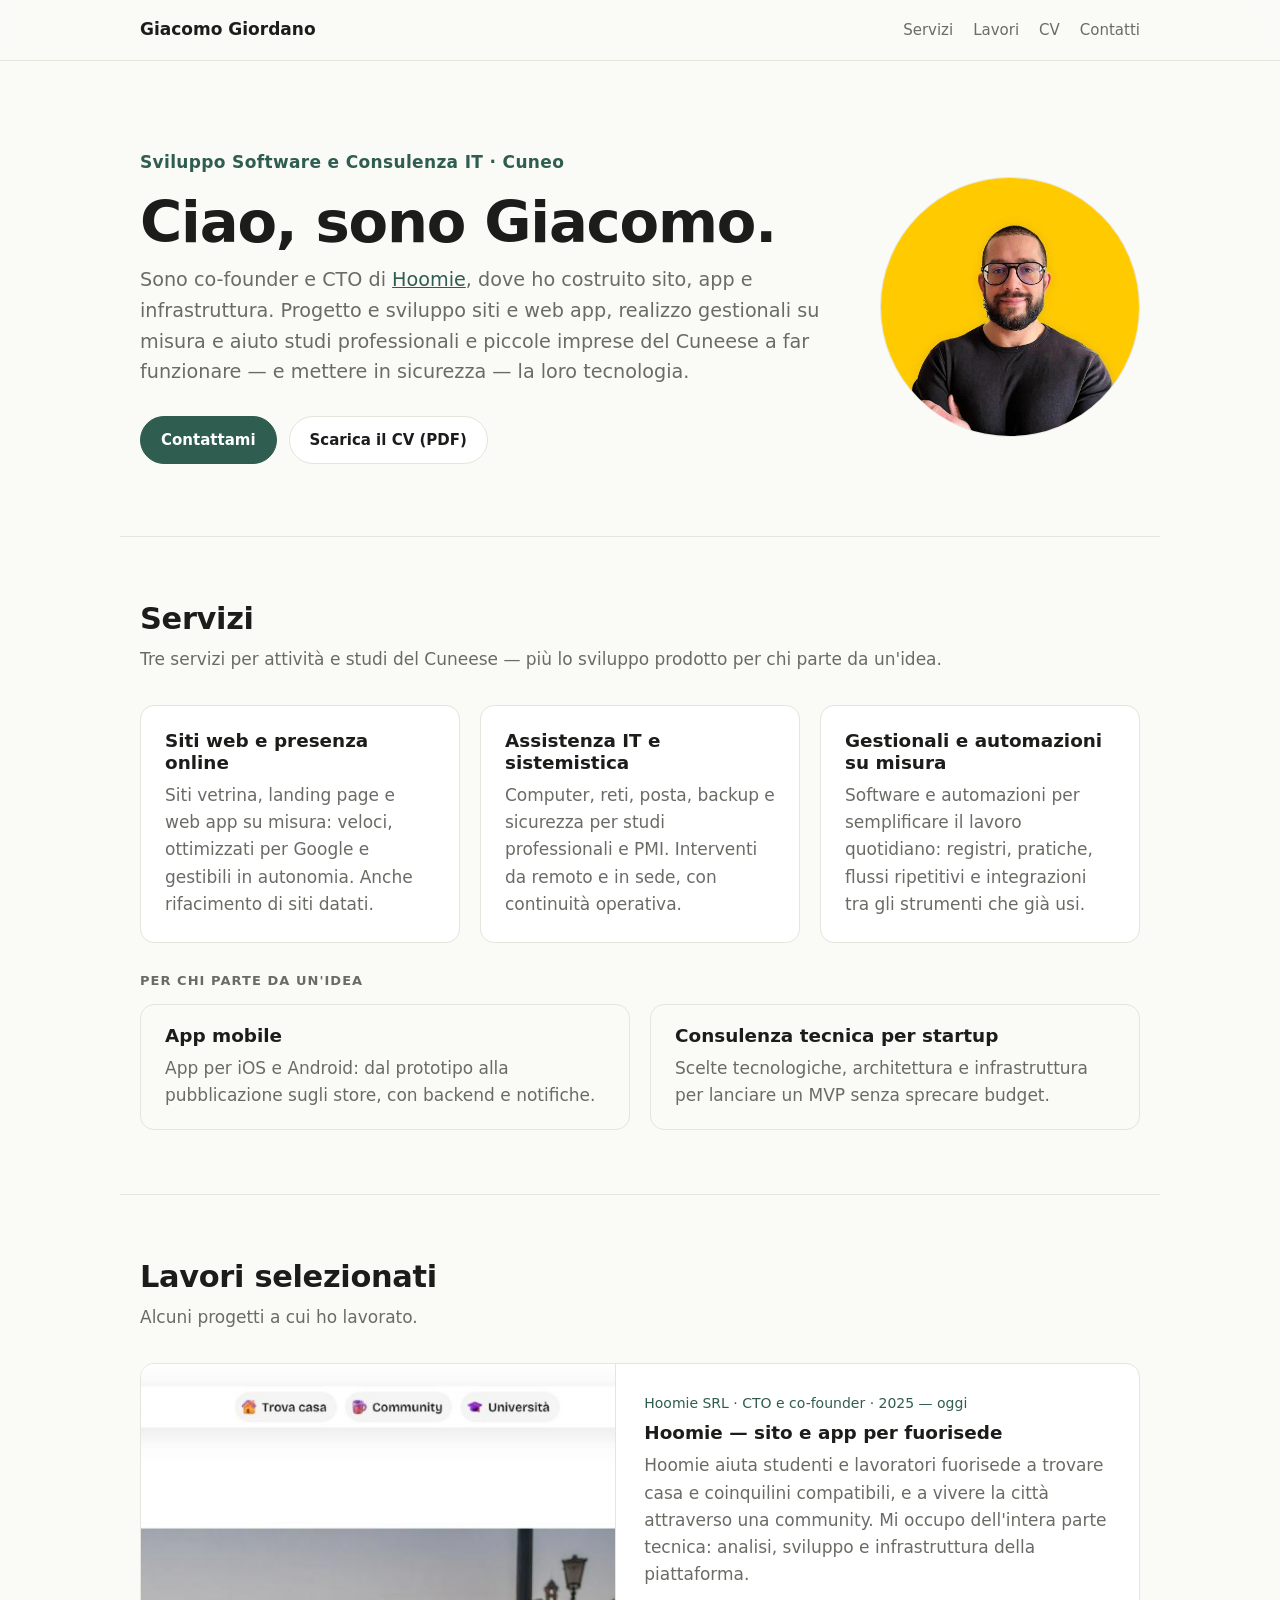
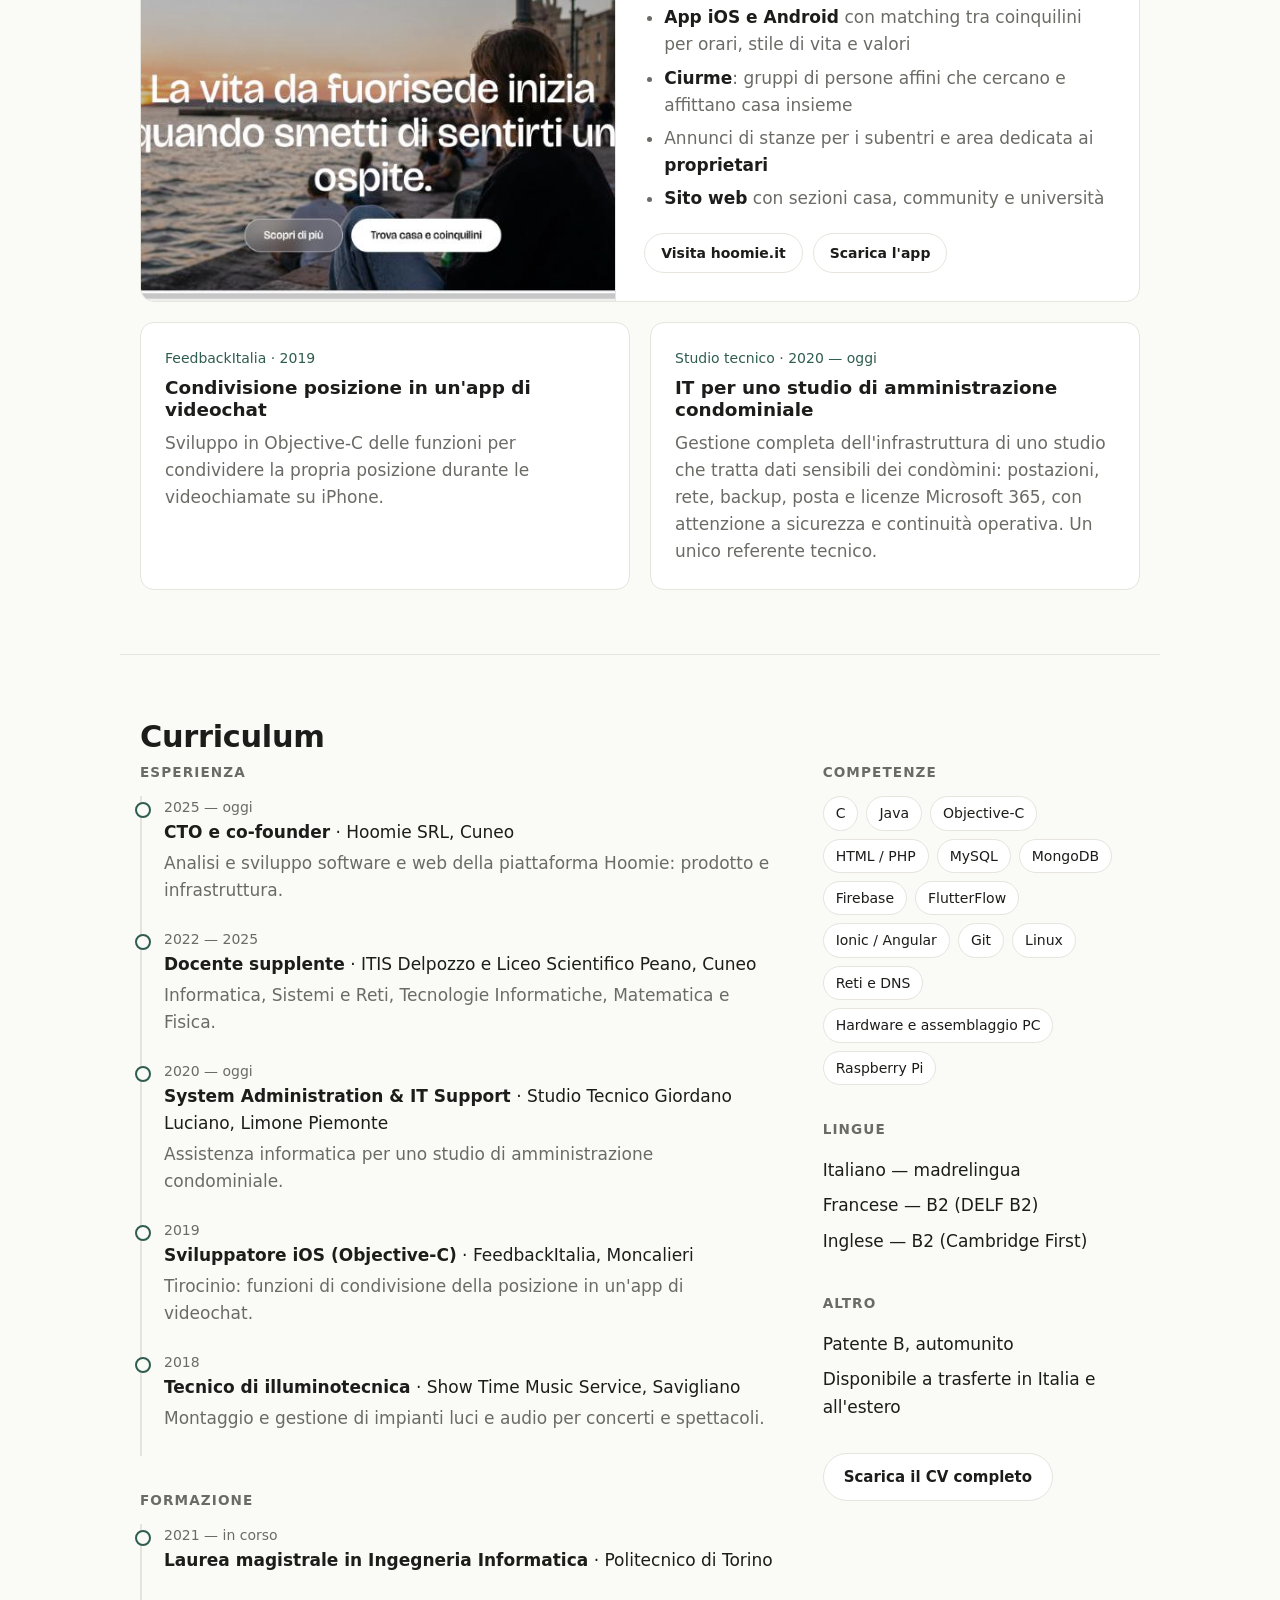
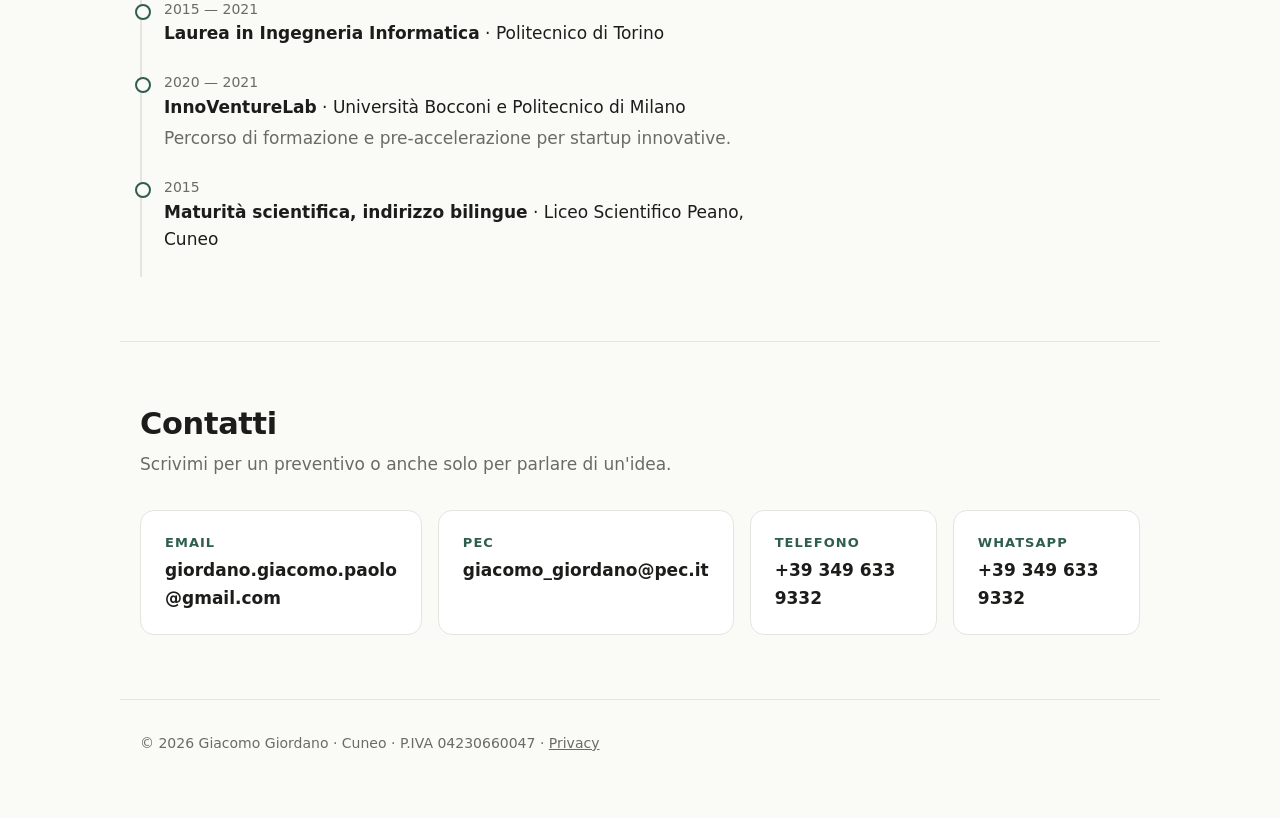
<file: index.html>
<!doctype html>
<html lang="it">
<head>
  <meta charset="utf-8">
  <meta name="viewport" content="width=device-width, initial-scale=1">
  <title>Giacomo Giordano — Sviluppo software e IT</title>
  <meta name="description" content="Giacomo Giordano, consulente informatico a Cuneo. Siti web, assistenza IT e sistemistica, gestionali su misura per studi professionali e PMI. Anche sviluppo app e consulenza tecnica per startup.">
  <link rel="icon" href="data:image/svg+xml,<svg xmlns='http://www.w3.org/2000/svg' viewBox='0 0 100 100'><text y='.9em' font-size='90'>◆</text></svg>">
  <link rel="stylesheet" href="style.css">
</head>
<body>

  <header class="topbar">
    <nav class="wrap nav">
      <a href="#top" class="brand">Giacomo Giordano</a>
      <ul>
        <li><a href="#servizi">Servizi</a></li>
        <li><a href="#lavori">Lavori</a></li>
        <li><a href="#cv">CV</a></li>
        <li><a href="#contatti">Contatti</a></li>
      </ul>
    </nav>
  </header>

  <main id="top">

    <!-- ===== PRESENTAZIONE ===== -->
    <section class="hero wrap">
      <div class="hero-text">
        <p class="eyebrow">Sviluppo Software e Consulenza IT · Cuneo</p>
        <h1>Ciao, sono Giacomo.</h1>
        <p class="lead">
          Sono co-founder e CTO di <a href="https://www.hoomie.it" target="_blank" rel="noopener">Hoomie</a>,
          dove ho costruito sito, app e infrastruttura. Progetto e sviluppo siti e web app, realizzo
          gestionali su misura e aiuto studi professionali e piccole imprese del Cuneese a far funzionare —
          e mettere in sicurezza — la loro tecnologia.
        </p>
        <div class="actions">
          <a class="btn primary" href="#contatti">Contattami</a>
          <a class="btn" href="cv.pdf" download>Scarica il CV (PDF)</a>
        </div>
      </div>
      <img class="portrait" src="img/giacomo.jpg" alt="Foto di Giacomo Giordano" width="500" height="500">
    </section>

    <!-- ===== SERVIZI ===== -->
    <section id="servizi" class="wrap section">
      <h2>Servizi</h2>
      <p class="section-intro">Tre servizi per attività e studi del Cuneese — più lo sviluppo prodotto per chi parte da un'idea.</p>
      <div class="grid services">
        <article class="card">
          <h3>Siti web e presenza online</h3>
          <p>Siti vetrina, landing page e web app su misura: veloci, ottimizzati per Google e gestibili in autonomia. Anche rifacimento di siti datati.</p>
        </article>
        <article class="card">
          <h3>Assistenza IT e sistemistica</h3>
          <p>Computer, reti, posta, backup e sicurezza per studi professionali e PMI. Interventi da remoto e in sede, con continuità operativa.</p>
        </article>
        <article class="card">
          <h3>Gestionali e automazioni su misura</h3>
          <p>Software e automazioni per semplificare il lavoro quotidiano: registri, pratiche, flussi ripetitivi e integrazioni tra gli strumenti che già usi.</p>
        </article>
      </div>

      <p class="sub-label">Per chi parte da un'idea</p>
      <div class="grid services-extra">
        <article class="card">
          <h3>App mobile</h3>
          <p>App per iOS e Android: dal prototipo alla pubblicazione sugli store, con backend e notifiche.</p>
        </article>
        <article class="card">
          <h3>Consulenza tecnica per startup</h3>
          <p>Scelte tecnologiche, architettura e infrastruttura per lanciare un MVP senza sprecare budget.</p>
        </article>
      </div>
    </section>

    <!-- ===== LAVORI ===== -->
    <section id="lavori" class="wrap section">
      <h2>Lavori selezionati</h2>
      <p class="section-intro">Alcuni progetti a cui ho lavorato.</p>

      <article class="card feature">
        <a href="https://www.hoomie.it" target="_blank" rel="noopener" class="feature-img">
          <img src="img/hoomie.jpg" alt="Homepage di hoomie.it" loading="lazy" width="800" height="600">
        </a>
        <div class="feature-body">
          <p class="meta">Hoomie SRL · CTO e co-founder · 2025 — oggi</p>
          <h3>Hoomie — sito e app per fuorisede</h3>
          <p>
            Hoomie aiuta studenti e lavoratori fuorisede a trovare casa e coinquilini compatibili,
            e a vivere la città attraverso una community. Mi occupo dell'intera parte tecnica:
            analisi, sviluppo e infrastruttura della piattaforma.
          </p>
          <ul class="bullets">
            <li><strong>App iOS e Android</strong> con matching tra coinquilini per orari, stile di vita e valori</li>
            <li><strong>Ciurme</strong>: gruppi di persone affini che cercano e affittano casa insieme</li>
            <li>Annunci di stanze per i subentri e area dedicata ai <strong>proprietari</strong></li>
            <li><strong>Sito web</strong> con sezioni casa, community e università</li>
          </ul>
          <div class="links">
            <a class="btn small" href="https://www.hoomie.it" target="_blank" rel="noopener">Visita hoomie.it</a>
            <a class="btn small" href="https://onelink.to/5f7upe" target="_blank" rel="noopener">Scarica l'app</a>
          </div>
        </div>
      </article>

      <div class="grid">
        <article class="card">
          <p class="meta">FeedbackItalia · 2019</p>
          <h3>Condivisione posizione in un'app di videochat</h3>
          <p>Sviluppo in Objective-C delle funzioni per condividere la propria posizione durante le videochiamate su iPhone.</p>
        </article>
        <article class="card">
          <p class="meta">Studio tecnico · 2020 — oggi</p>
          <h3>IT per uno studio di amministrazione condominiale</h3>
          <p>Gestione completa dell'infrastruttura di uno studio che tratta dati sensibili dei condòmini: postazioni, rete, backup, posta e licenze Microsoft 365, con attenzione a sicurezza e continuità operativa. Un unico referente tecnico.</p>
        </article>
      </div>
    </section>

    <!-- ===== CURRICULUM ===== -->
    <section id="cv" class="wrap section">
      <h2>Curriculum</h2>

      <div class="cv">
        <div>
          <h3 class="cv-title">Esperienza</h3>
          <ol class="timeline">
            <li>
              <span class="when">2025 — oggi</span>
              <strong>CTO e co-founder</strong> · Hoomie SRL, Cuneo
              <p>Analisi e sviluppo software e web della piattaforma Hoomie: prodotto e infrastruttura.</p>
            </li>
            <li>
              <span class="when">2022 — 2025</span>
              <strong>Docente supplente</strong> · ITIS Delpozzo e Liceo Scientifico Peano, Cuneo
              <p>Informatica, Sistemi e Reti, Tecnologie Informatiche, Matematica e Fisica.</p>
            </li>
            <li>
              <span class="when">2020 — oggi</span>
              <strong>System Administration &amp; IT Support</strong> · Studio Tecnico Giordano Luciano, Limone Piemonte
              <p>Assistenza informatica per uno studio di amministrazione condominiale.</p>
            </li>
            <li>
              <span class="when">2019</span>
              <strong>Sviluppatore iOS (Objective-C)</strong> · FeedbackItalia, Moncalieri
              <p>Tirocinio: funzioni di condivisione della posizione in un'app di videochat.</p>
            </li>
            <li>
              <span class="when">2018</span>
              <strong>Tecnico di illuminotecnica</strong> · Show Time Music Service, Savigliano
              <p>Montaggio e gestione di impianti luci e audio per concerti e spettacoli.</p>
            </li>
          </ol>

          <h3 class="cv-title">Formazione</h3>
          <ol class="timeline">
            <li>
              <span class="when">2021 — in corso</span>
              <strong>Laurea magistrale in Ingegneria Informatica</strong> · Politecnico di Torino
            </li>
            <li>
              <span class="when">2015 — 2021</span>
              <strong>Laurea in Ingegneria Informatica</strong> · Politecnico di Torino
            </li>
            <li>
              <span class="when">2020 — 2021</span>
              <strong>InnoVentureLab</strong> · Università Bocconi e Politecnico di Milano
              <p>Percorso di formazione e pre-accelerazione per startup innovative.</p>
            </li>
            <li>
              <span class="when">2015</span>
              <strong>Maturità scientifica, indirizzo bilingue</strong> · Liceo Scientifico Peano, Cuneo
            </li>
          </ol>
        </div>

        <aside>
          <h3 class="cv-title">Competenze</h3>
          <ul class="tags">
            <li>C</li>
            <li>Java</li>
            <li>Objective-C</li>
            <li>HTML / PHP</li>
            <li>MySQL</li>
            <li>MongoDB</li>
            <li>Firebase</li>
            <li>FlutterFlow</li>
            <li>Ionic / Angular</li>
            <li>Git</li>
            <li>Linux</li>
            <li>Reti e DNS</li>
            <li>Hardware e assemblaggio PC</li>
            <li>Raspberry Pi</li>
          </ul>

          <h3 class="cv-title">Lingue</h3>
          <ul class="plain">
            <li>Italiano — madrelingua</li>
            <li>Francese — B2 (DELF B2)</li>
            <li>Inglese — B2 (Cambridge First)</li>
          </ul>

          <h3 class="cv-title">Altro</h3>
          <ul class="plain">
            <li>Patente B, automunito</li>
            <li>Disponibile a trasferte in Italia e all'estero</li>
          </ul>

          <a class="btn" href="cv.pdf" download>Scarica il CV completo</a>

        </aside>
      </div>
    </section>

    <!-- ===== CONTATTI ===== -->
    <section id="contatti" class="wrap section">
      <h2>Contatti</h2>
      <p class="section-intro">Scrivimi per un preventivo o anche solo per parlare di un'idea.</p>
      <div class="contacts">
        <a class="contact" href="mailto:giordano.giacomo.paolo@gmail.com">
          <span class="label">Email</span>
          <span class="value">giordano.giacomo.paolo<wbr>@gmail.com</span>
        </a>
        <a class="contact" href="mailto:giacomo_giordano@pec.it">
          <span class="label">PEC</span>
          <span class="value">giacomo_giordano@pec.it</span>
        </a>
        <a class="contact" href="tel:+393496339332">
          <span class="label">Telefono</span>
          <span class="value">+39 349 633 9332</span>
        </a>
        <a class="contact" href="https://wa.me/393496339332" target="_blank" rel="noopener">
          <span class="label">WhatsApp</span>
          <span class="value">+39 349 633 9332</span>
        </a>
      </div>
    </section>

  </main>

  <footer class="wrap footer">
    <p>© <span id="year">2026</span> Giacomo Giordano · Cuneo · P.IVA 04230660047 · <a href="privacy.html">Privacy</a></p>
  </footer>

  <script>document.getElementById('year').textContent = new Date().getFullYear();</script>
</body>
</html>
</file>
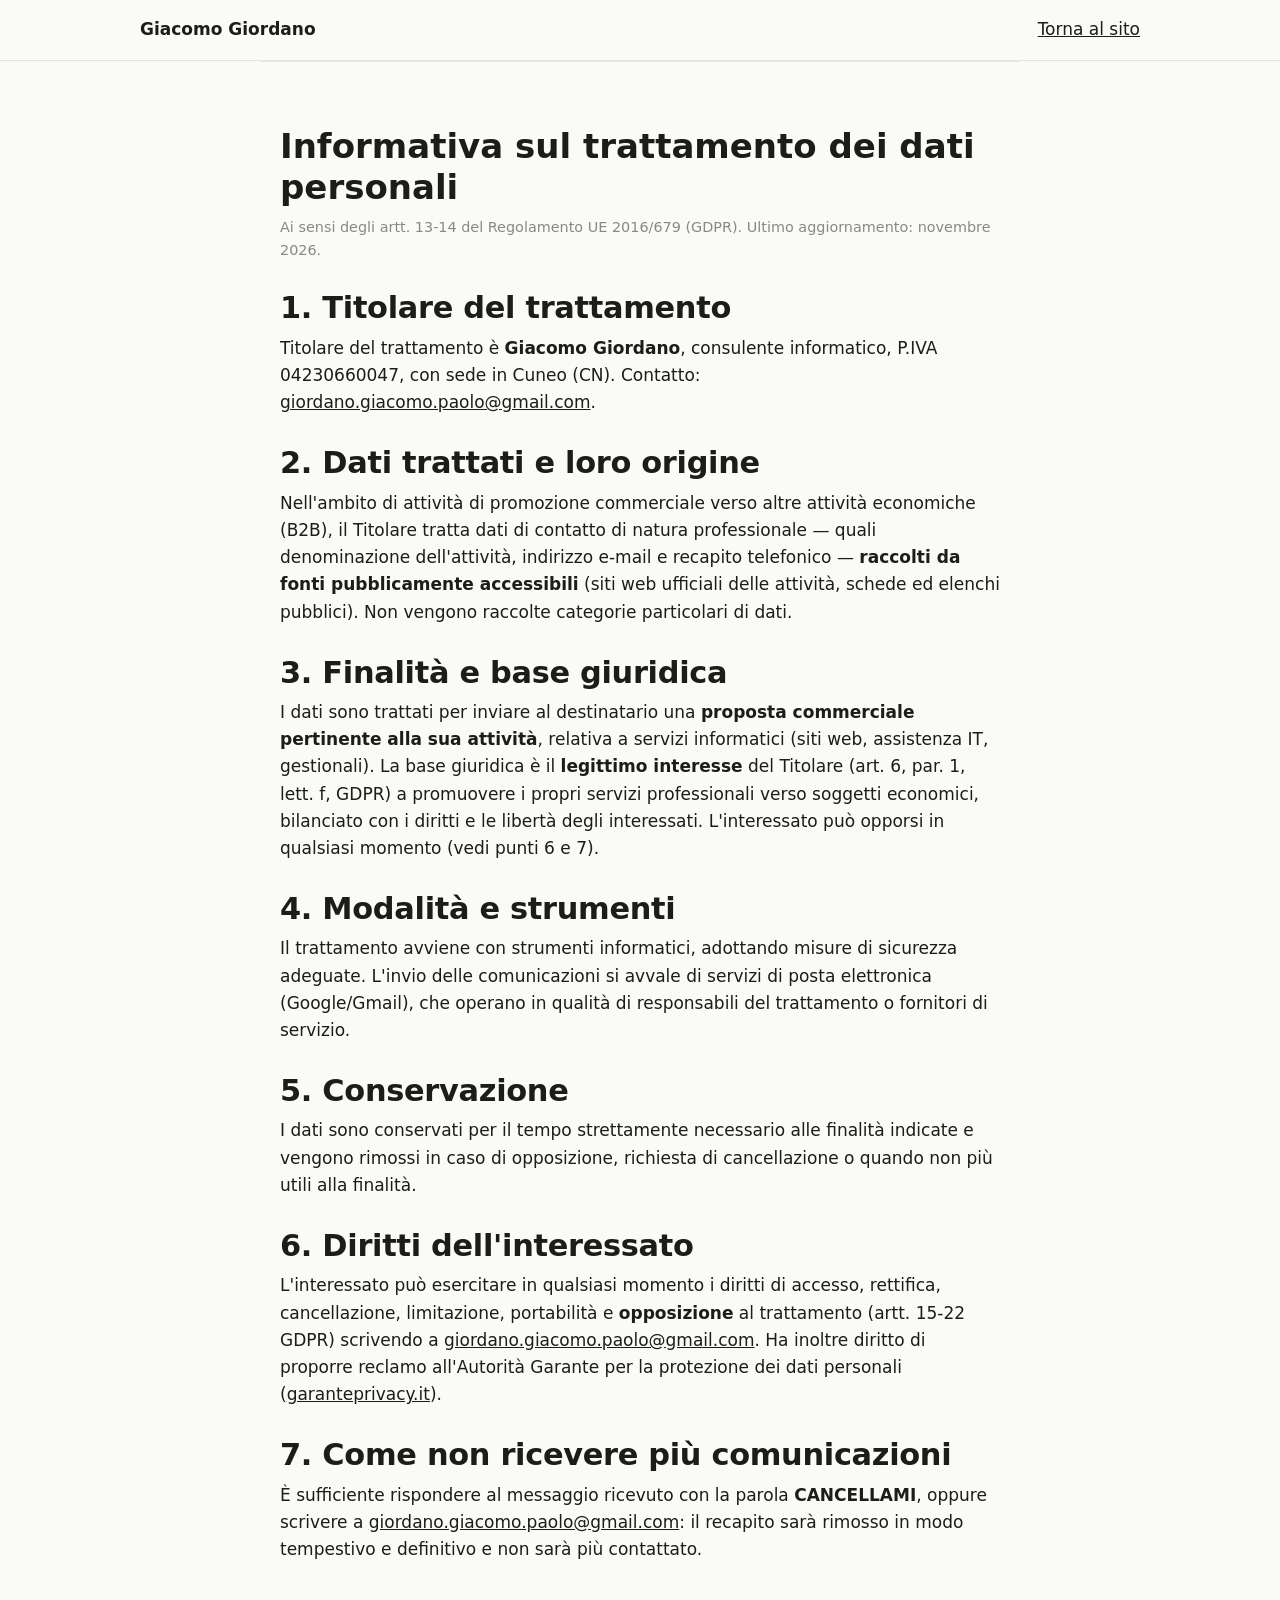
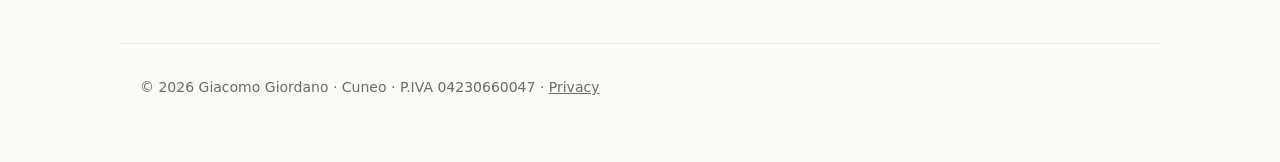
<file: privacy.html>
<!doctype html>
<html lang="it">
<head>
  <meta charset="utf-8">
  <meta name="viewport" content="width=device-width, initial-scale=1">
  <title>Informativa privacy — Giacomo Giordano</title>
  <meta name="description" content="Informativa sul trattamento dei dati personali (GDPR) — Giacomo Giordano, consulente informatico a Cuneo.">
  <meta name="robots" content="noindex">
  <link rel="icon" href="data:image/svg+xml,<svg xmlns='http://www.w3.org/2000/svg' viewBox='0 0 100 100'><text y='.9em' font-size='90'>◆</text></svg>">
  <link rel="stylesheet" href="style.css">
  <style>
    .legal{max-width:760px}
    .legal h2{margin-top:1.8rem}
    .legal p,.legal li{line-height:1.6}
    .legal .muted{color:#888;font-size:.9rem}
  </style>
</head>
<body>

  <header class="topbar">
    <nav class="wrap nav">
      <a href="index.html" class="brand">Giacomo Giordano</a>
      <a href="index.html#contatti">Torna al sito</a>
    </nav>
  </header>

  <main class="wrap section legal">
    <h1>Informativa sul trattamento dei dati personali</h1>
    <p class="muted">Ai sensi degli artt. 13-14 del Regolamento UE 2016/679 (GDPR). Ultimo aggiornamento: novembre 2026.</p>

    <h2>1. Titolare del trattamento</h2>
    <p>Titolare del trattamento è <strong>Giacomo Giordano</strong>, consulente informatico, P.IVA 04230660047, con sede in Cuneo (CN).
       Contatto: <a href="mailto:giordano.giacomo.paolo@gmail.com">giordano.giacomo.paolo@gmail.com</a>.</p>

    <h2>2. Dati trattati e loro origine</h2>
    <p>Nell'ambito di attività di promozione commerciale verso altre attività economiche (B2B), il Titolare tratta
       dati di contatto di natura professionale — quali denominazione dell'attività, indirizzo e-mail e recapito
       telefonico — <strong>raccolti da fonti pubblicamente accessibili</strong> (siti web ufficiali delle attività,
       schede ed elenchi pubblici). Non vengono raccolte categorie particolari di dati.</p>

    <h2>3. Finalità e base giuridica</h2>
    <p>I dati sono trattati per inviare al destinatario una <strong>proposta commerciale pertinente alla sua attività</strong>,
       relativa a servizi informatici (siti web, assistenza IT, gestionali). La base giuridica è il
       <strong>legittimo interesse</strong> del Titolare (art. 6, par. 1, lett. f, GDPR) a promuovere i propri servizi
       professionali verso soggetti economici, bilanciato con i diritti e le libertà degli interessati. L'interessato
       può opporsi in qualsiasi momento (vedi punti 6 e 7).</p>

    <h2>4. Modalità e strumenti</h2>
    <p>Il trattamento avviene con strumenti informatici, adottando misure di sicurezza adeguate. L'invio delle
       comunicazioni si avvale di servizi di posta elettronica (Google/Gmail), che operano in qualità di responsabili
       del trattamento o fornitori di servizio.</p>

    <h2>5. Conservazione</h2>
    <p>I dati sono conservati per il tempo strettamente necessario alle finalità indicate e vengono rimossi in caso di
       opposizione, richiesta di cancellazione o quando non più utili alla finalità.</p>

    <h2>6. Diritti dell'interessato</h2>
    <p>L'interessato può esercitare in qualsiasi momento i diritti di accesso, rettifica, cancellazione, limitazione,
       portabilità e <strong>opposizione</strong> al trattamento (artt. 15-22 GDPR) scrivendo a
       <a href="mailto:giordano.giacomo.paolo@gmail.com">giordano.giacomo.paolo@gmail.com</a>.
       Ha inoltre diritto di proporre reclamo all'Autorità Garante per la protezione dei dati personali
       (<a href="https://www.garanteprivacy.it" target="_blank" rel="noopener">garanteprivacy.it</a>).</p>

    <h2>7. Come non ricevere più comunicazioni</h2>
    <p>È sufficiente rispondere al messaggio ricevuto con la parola <strong>CANCELLAMI</strong>, oppure scrivere a
       <a href="mailto:giordano.giacomo.paolo@gmail.com">giordano.giacomo.paolo@gmail.com</a>:
       il recapito sarà rimosso in modo tempestivo e definitivo e non sarà più contattato.</p>
  </main>

  <footer class="wrap footer">
    <p>© <span id="year">2026</span> Giacomo Giordano · Cuneo · P.IVA 04230660047 · <a href="privacy.html">Privacy</a></p>
  </footer>

  <script>document.getElementById('year').textContent = new Date().getFullYear();</script>
</body>
</html>
</file>
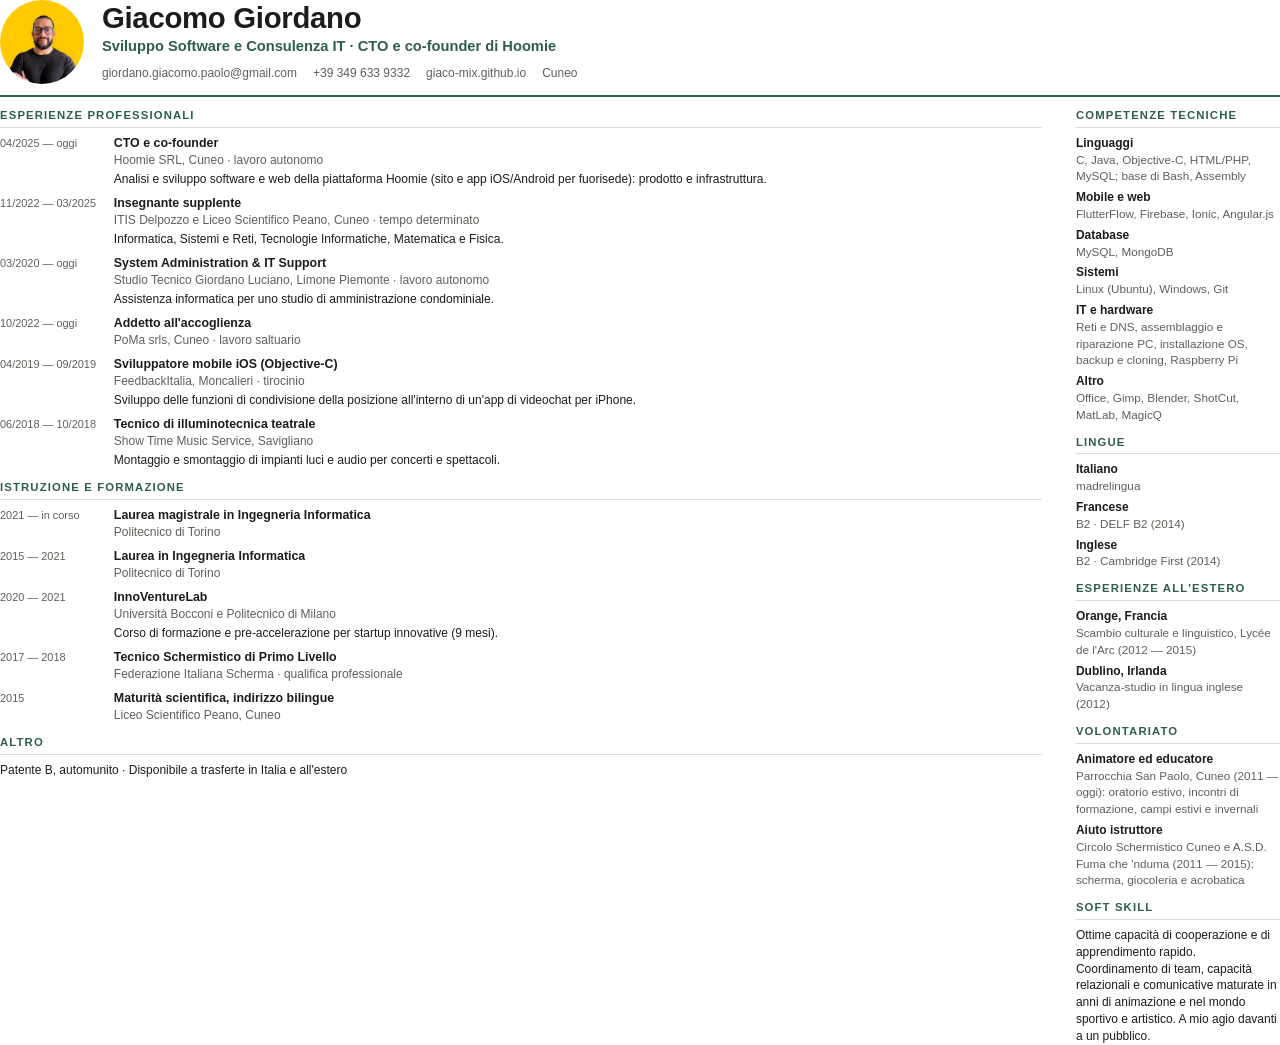
<file: cv/cv.html>
<!doctype html>
<html lang="it">
<head>
  <meta charset="utf-8">
  <title>Giacomo Giordano — Curriculum Vitae</title>
  <!-- Sorgente del CV. Per rigenerare cv.pdf vedi README.md -->
  <style>
    @page { size: A4; margin: 12mm 14mm 10mm; }
    :root { --accent: #2f5d50; --text: #1c1c1a; --muted: #5f5f5a; --line: #dcdad2; }
    * { box-sizing: border-box; }
    body {
      margin: 0;
      font-family: -apple-system, "Helvetica Neue", Helvetica, Arial, sans-serif;
      font-size: 9pt; line-height: 1.4; color: var(--text);
      -webkit-print-color-adjust: exact; print-color-adjust: exact;
    }
    h1, h2, h3, p { margin: 0; }
    a { color: inherit; text-decoration: none; }

    header { display: flex; align-items: center; gap: 18px; padding-bottom: 11px; border-bottom: 2px solid var(--accent); }
    header img { width: 84px; height: 84px; border-radius: 50%; object-fit: cover; }
    header h1 { font-size: 22pt; letter-spacing: -.01em; line-height: 1.1; }
    .role { color: var(--accent); font-weight: 600; font-size: 11pt; margin-top: 2px; }
    .contacts { display: flex; flex-wrap: wrap; gap: 3px 16px; margin-top: 8px; color: var(--muted); font-size: 9pt; }

    .layout { display: grid; grid-template-columns: 1fr 54mm; gap: 9mm; margin-top: 11px; }

    h2 {
      font-size: 8.5pt; text-transform: uppercase; letter-spacing: .1em;
      color: var(--accent); margin: 11px 0 7px; padding-bottom: 3px; border-bottom: 1px solid var(--line);
    }
    section:first-child h2 { margin-top: 0; }

    .item { display: grid; grid-template-columns: 28mm 1fr; gap: 0 8px; margin-bottom: 7px; break-inside: avoid; }
    .when { color: var(--muted); font-size: 8.2pt; padding-top: 1px; white-space: nowrap; }
    .item h3 { font-size: 9.3pt; font-weight: 600; }
    .org { color: var(--muted); }
    .item p:not(.org) { margin-top: 2px; }

    aside ul { list-style: none; margin: 0; padding: 0; }
    aside li { margin-bottom: 4px; }
    aside .label { display: block; font-weight: 600; }
    aside .sub { color: var(--muted); font-size: 8.8pt; }
    .tags { display: flex; flex-wrap: wrap; gap: 4px; }
    .tags li { margin: 0; padding: 1px 7px; border: 1px solid var(--line); border-radius: 99px; font-size: 8.5pt; }
    .para { color: var(--text); }
  </style>
</head>
<body>

  <header>
    <img src="../img/giacomo.jpg" alt="">
    <div>
      <h1>Giacomo Giordano</h1>
      <p class="role">Sviluppo Software e Consulenza IT · CTO e co-founder di Hoomie</p>
      <p class="contacts">
        <a href="mailto:giordano.giacomo.paolo@gmail.com">giordano.giacomo.paolo@gmail.com</a>
        <a href="https://wa.me/393496339332">+39 349 633 9332</a>
        <a href="https://giaco-mix.github.io">giaco-mix.github.io</a>
        <span>Cuneo</span>
      </p>
    </div>
  </header>

  <div class="layout">
    <main>
      <section>
        <h2>Esperienze professionali</h2>

        <div class="item">
          <span class="when">04/2025 — oggi</span>
          <div>
            <h3>CTO e co-founder</h3>
            <p class="org">Hoomie SRL, Cuneo · lavoro autonomo</p>
            <p>Analisi e sviluppo software e web della piattaforma Hoomie (sito e app iOS/Android per fuorisede): prodotto e infrastruttura.</p>
          </div>
        </div>

        <div class="item">
          <span class="when">11/2022 — 03/2025</span>
          <div>
            <h3>Insegnante supplente</h3>
            <p class="org">ITIS Delpozzo e Liceo Scientifico Peano, Cuneo · tempo determinato</p>
            <p>Informatica, Sistemi e Reti, Tecnologie Informatiche, Matematica e Fisica.</p>
          </div>
        </div>

        <div class="item">
          <span class="when">03/2020 — oggi</span>
          <div>
            <h3>System Administration &amp; IT Support</h3>
            <p class="org">Studio Tecnico Giordano Luciano, Limone Piemonte · lavoro autonomo</p>
            <p>Assistenza informatica per uno studio di amministrazione condominiale.</p>
          </div>
        </div>

        <div class="item">
          <span class="when">10/2022 — oggi</span>
          <div>
            <h3>Addetto all'accoglienza</h3>
            <p class="org">PoMa srls, Cuneo · lavoro saltuario</p>
          </div>
        </div>

        <div class="item">
          <span class="when">04/2019 — 09/2019</span>
          <div>
            <h3>Sviluppatore mobile iOS (Objective-C)</h3>
            <p class="org">FeedbackItalia, Moncalieri · tirocinio</p>
            <p>Sviluppo delle funzioni di condivisione della posizione all'interno di un'app di videochat per iPhone.</p>
          </div>
        </div>

        <div class="item">
          <span class="when">06/2018 — 10/2018</span>
          <div>
            <h3>Tecnico di illuminotecnica teatrale</h3>
            <p class="org">Show Time Music Service, Savigliano</p>
            <p>Montaggio e smontaggio di impianti luci e audio per concerti e spettacoli.</p>
          </div>
        </div>
      </section>

      <section>
        <h2>Istruzione e formazione</h2>

        <div class="item">
          <span class="when">2021 — in corso</span>
          <div>
            <h3>Laurea magistrale in Ingegneria Informatica</h3>
            <p class="org">Politecnico di Torino</p>
          </div>
        </div>

        <div class="item">
          <span class="when">2015 — 2021</span>
          <div>
            <h3>Laurea in Ingegneria Informatica</h3>
            <p class="org">Politecnico di Torino</p>
          </div>
        </div>

        <div class="item">
          <span class="when">2020 — 2021</span>
          <div>
            <h3>InnoVentureLab</h3>
            <p class="org">Università Bocconi e Politecnico di Milano</p>
            <p>Corso di formazione e pre-accelerazione per startup innovative (9 mesi).</p>
          </div>
        </div>

        <div class="item">
          <span class="when">2017 — 2018</span>
          <div>
            <h3>Tecnico Schermistico di Primo Livello</h3>
            <p class="org">Federazione Italiana Scherma · qualifica professionale</p>
          </div>
        </div>

        <div class="item">
          <span class="when">2015</span>
          <div>
            <h3>Maturità scientifica, indirizzo bilingue</h3>
            <p class="org">Liceo Scientifico Peano, Cuneo</p>
          </div>
        </div>
      </section>

      <section>
        <h2>Altro</h2>
        <p>Patente B, automunito · Disponibile a trasferte in Italia e all'estero</p>
      </section>
    </main>

    <aside>
      <section>
        <h2>Competenze tecniche</h2>
        <ul>
          <li><span class="label">Linguaggi</span><span class="sub">C, Java, Objective-C, HTML/PHP, MySQL; base di Bash, Assembly</span></li>
          <li><span class="label">Mobile e web</span><span class="sub">FlutterFlow, Firebase, Ionic, Angular.js</span></li>
          <li><span class="label">Database</span><span class="sub">MySQL, MongoDB</span></li>
          <li><span class="label">Sistemi</span><span class="sub">Linux (Ubuntu), Windows, Git</span></li>
          <li><span class="label">IT e hardware</span><span class="sub">Reti e DNS, assemblaggio e riparazione PC, installazione OS, backup e cloning, Raspberry Pi</span></li>
          <li><span class="label">Altro</span><span class="sub">Office, Gimp, Blender, ShotCut, MatLab, MagicQ</span></li>
        </ul>
      </section>

      <section>
        <h2>Lingue</h2>
        <ul>
          <li><span class="label">Italiano</span><span class="sub">madrelingua</span></li>
          <li><span class="label">Francese</span><span class="sub">B2 · DELF B2 (2014)</span></li>
          <li><span class="label">Inglese</span><span class="sub">B2 · Cambridge First (2014)</span></li>
        </ul>
      </section>

      <section>
        <h2>Esperienze all'estero</h2>
        <ul>
          <li><span class="label">Orange, Francia</span><span class="sub">Scambio culturale e linguistico, Lycée de l'Arc (2012 — 2015)</span></li>
          <li><span class="label">Dublino, Irlanda</span><span class="sub">Vacanza-studio in lingua inglese (2012)</span></li>
        </ul>
      </section>

      <section>
        <h2>Volontariato</h2>
        <ul>
          <li><span class="label">Animatore ed educatore</span><span class="sub">Parrocchia San Paolo, Cuneo (2011 — oggi): oratorio estivo, incontri di formazione, campi estivi e invernali</span></li>
          <li><span class="label">Aiuto istruttore</span><span class="sub">Circolo Schermistico Cuneo e A.S.D. Fuma che 'nduma (2011 — 2015): scherma, giocoleria e acrobatica</span></li>
        </ul>
      </section>

      <section>
        <h2>Soft skill</h2>
        <p class="para">Ottime capacità di cooperazione e di apprendimento rapido. Coordinamento di team, capacità relazionali e comunicative maturate in anni di animazione e nel mondo sportivo e artistico. A mio agio davanti a un pubblico.</p>
      </section>
    </aside>
  </div>

</body>
</html>
</file>
<file: style.css>
:root {
  --bg: #fafaf7;
  --surface: #ffffff;
  --text: #1c1c1a;
  --muted: #6b6b66;
  --line: #e6e4dd;
  --accent: #2f5d50;
  --accent-ink: #ffffff;
  --radius: 14px;
  --font: system-ui, -apple-system, "Segoe UI", Roboto, sans-serif;
}

@media (prefers-color-scheme: dark) {
  :root {
    --bg: #131412;
    --surface: #1b1d1a;
    --text: #ecebe6;
    --muted: #9c9b94;
    --line: #2c2e2a;
    --accent: #7fbfa9;
    --accent-ink: #10201b;
  }
}

* { box-sizing: border-box; }
html { scroll-behavior: smooth; scroll-padding-top: 72px; }
body {
  margin: 0;
  font-family: var(--font);
  font-size: 17px;
  line-height: 1.6;
  color: var(--text);
  background: var(--bg);
}
a { color: inherit; }
h1, h2, h3 { line-height: 1.2; margin: 0 0 .5rem; }
p { margin: 0 0 1rem; }

.wrap { max-width: 1040px; margin: 0 auto; padding: 0 20px; }

/* Barra in alto */
.topbar {
  position: sticky; top: 0; z-index: 10;
  background: color-mix(in srgb, var(--bg) 88%, transparent);
  backdrop-filter: blur(8px);
  border-bottom: 1px solid var(--line);
}
.nav { display: flex; align-items: center; justify-content: space-between; height: 60px; gap: 16px; }
.brand { font-weight: 700; text-decoration: none; white-space: nowrap; }
.nav ul { display: flex; gap: 20px; list-style: none; margin: 0; padding: 0; }
.nav ul a { text-decoration: none; color: var(--muted); font-size: 15px; }
.nav ul a:hover { color: var(--text); }

/* Presentazione */
.hero {
  padding: 88px 20px 72px;
  display: grid; grid-template-columns: 1fr auto; align-items: center; gap: 48px;
}
.lead a { color: var(--accent); }
.portrait {
  width: 260px; height: 260px; object-fit: cover;
  border-radius: 50%;
  border: 1px solid var(--line);
}
.eyebrow { color: var(--accent); font-weight: 600; letter-spacing: .02em; margin-bottom: .75rem; }
.hero h1 { font-size: clamp(2.2rem, 6vw, 3.6rem); letter-spacing: -.02em; max-width: 16ch; }
.lead { font-size: 1.2rem; color: var(--muted); max-width: 60ch; }
.actions { display: flex; flex-wrap: wrap; gap: 12px; margin-top: 28px; }

.btn {
  display: inline-block;
  padding: 11px 20px;
  border: 1px solid var(--line);
  border-radius: 999px;
  text-decoration: none;
  font-weight: 600;
  font-size: 15px;
  background: var(--surface);
  transition: border-color .15s, transform .15s;
}
.btn:hover { border-color: var(--accent); transform: translateY(-1px); }
.btn.primary { background: var(--accent); color: var(--accent-ink); border-color: var(--accent); }

/* Sezioni */
.section { padding: 64px 20px; border-top: 1px solid var(--line); }
.section h2 { font-size: 1.9rem; letter-spacing: -.01em; }
.section-intro { color: var(--muted); margin-bottom: 32px; }

.grid { display: grid; grid-template-columns: repeat(auto-fit, minmax(260px, 1fr)); gap: 20px; }
.card {
  background: var(--surface);
  border: 1px solid var(--line);
  border-radius: var(--radius);
  padding: 24px;
}
.card h3 { font-size: 1.15rem; }
.card p:last-child { margin-bottom: 0; color: var(--muted); }

.services { grid-template-columns: repeat(3, 1fr); }
.services-extra { grid-template-columns: repeat(2, 1fr); }
.services-extra .card { background: transparent; padding: 20px 24px; }
.sub-label {
  margin: 28px 0 12px;
  font-size: 13px; text-transform: uppercase; letter-spacing: .08em; font-weight: 600;
  color: var(--muted);
}
.meta { font-size: 14px; color: var(--accent); margin-bottom: .5rem; }
.btn.small { padding: 8px 16px; font-size: 14px; }

/* Lavoro in evidenza */
.feature {
  display: grid; grid-template-columns: 1fr 1.1fr;
  padding: 0; overflow: hidden; margin-bottom: 20px;
}
.feature-img { display: block; border-right: 1px solid var(--line); }
.feature-img img { display: block; width: 100%; height: 100%; object-fit: cover; object-position: top; }
.feature-body { padding: 28px; }
.feature-body > p:not(.meta) { color: var(--muted); }
.bullets { margin: 0 0 20px; padding-left: 20px; color: var(--muted); }
.bullets li { margin-bottom: 6px; }
.bullets strong { color: var(--text); font-weight: 600; }
.links { display: flex; flex-wrap: wrap; gap: 10px; }

/* Curriculum */
.cv { display: grid; grid-template-columns: 2fr 1fr; gap: 48px; }
.cv-title { font-size: .85rem; text-transform: uppercase; letter-spacing: .08em; color: var(--muted); margin: 0 0 16px; }
.cv-title:not(:first-child) { margin-top: 36px; }
.timeline { list-style: none; margin: 0; padding: 0; border-left: 2px solid var(--line); }
.timeline li { position: relative; padding: 0 0 24px 22px; }
.timeline li::before {
  content: ""; position: absolute; left: -7px; top: 6px;
  width: 12px; height: 12px; border-radius: 50%;
  background: var(--bg); border: 2px solid var(--accent);
}
.timeline .when { display: block; font-size: 14px; color: var(--muted); }
.timeline p { color: var(--muted); margin: 4px 0 0; }
.tags { display: flex; flex-wrap: wrap; gap: 8px; list-style: none; margin: 0; padding: 0; }
.tags li { padding: 5px 12px; border: 1px solid var(--line); border-radius: 999px; font-size: 14px; background: var(--surface); }
.plain { list-style: none; margin: 0 0 28px; padding: 0; }
.plain li { padding: 4px 0; }

/* Contatti */
.contacts { display: grid; grid-template-columns: repeat(4, 1fr); gap: 16px; }
.contact {
  display: flex; flex-direction: column; gap: 4px;
  padding: 22px 24px;
  background: var(--surface);
  border: 1px solid var(--line);
  border-radius: var(--radius);
  text-decoration: none;
  transition: border-color .15s, transform .15s;
}
.contact:hover { border-color: var(--accent); transform: translateY(-2px); }
.contact .label { font-size: 13px; text-transform: uppercase; letter-spacing: .08em; color: var(--accent); font-weight: 600; }
.contact .value { font-weight: 600; overflow-wrap: break-word; }

.footer { padding: 32px 20px 48px; color: var(--muted); font-size: 14px; border-top: 1px solid var(--line); }

/* Tablet */
@media (max-width: 900px) {
  .services { grid-template-columns: 1fr; }
  .contacts { grid-template-columns: repeat(2, 1fr); }
}

/* Mobile */
@media (max-width: 720px) {
  .services-extra, .contacts { grid-template-columns: 1fr; }
  .nav ul { gap: 14px; }
  .nav ul a { font-size: 14px; }
  .brand { display: none; }
  .hero { padding: 40px 20px 48px; grid-template-columns: 1fr; gap: 24px; }
  .portrait { order: -1; width: 128px; height: 128px; }
  .feature { grid-template-columns: 1fr; }
  .feature-img { border-right: 0; border-bottom: 1px solid var(--line); }
  .feature-body { padding: 22px; }
  .cv { grid-template-columns: 1fr; gap: 8px; }
}
</file>
